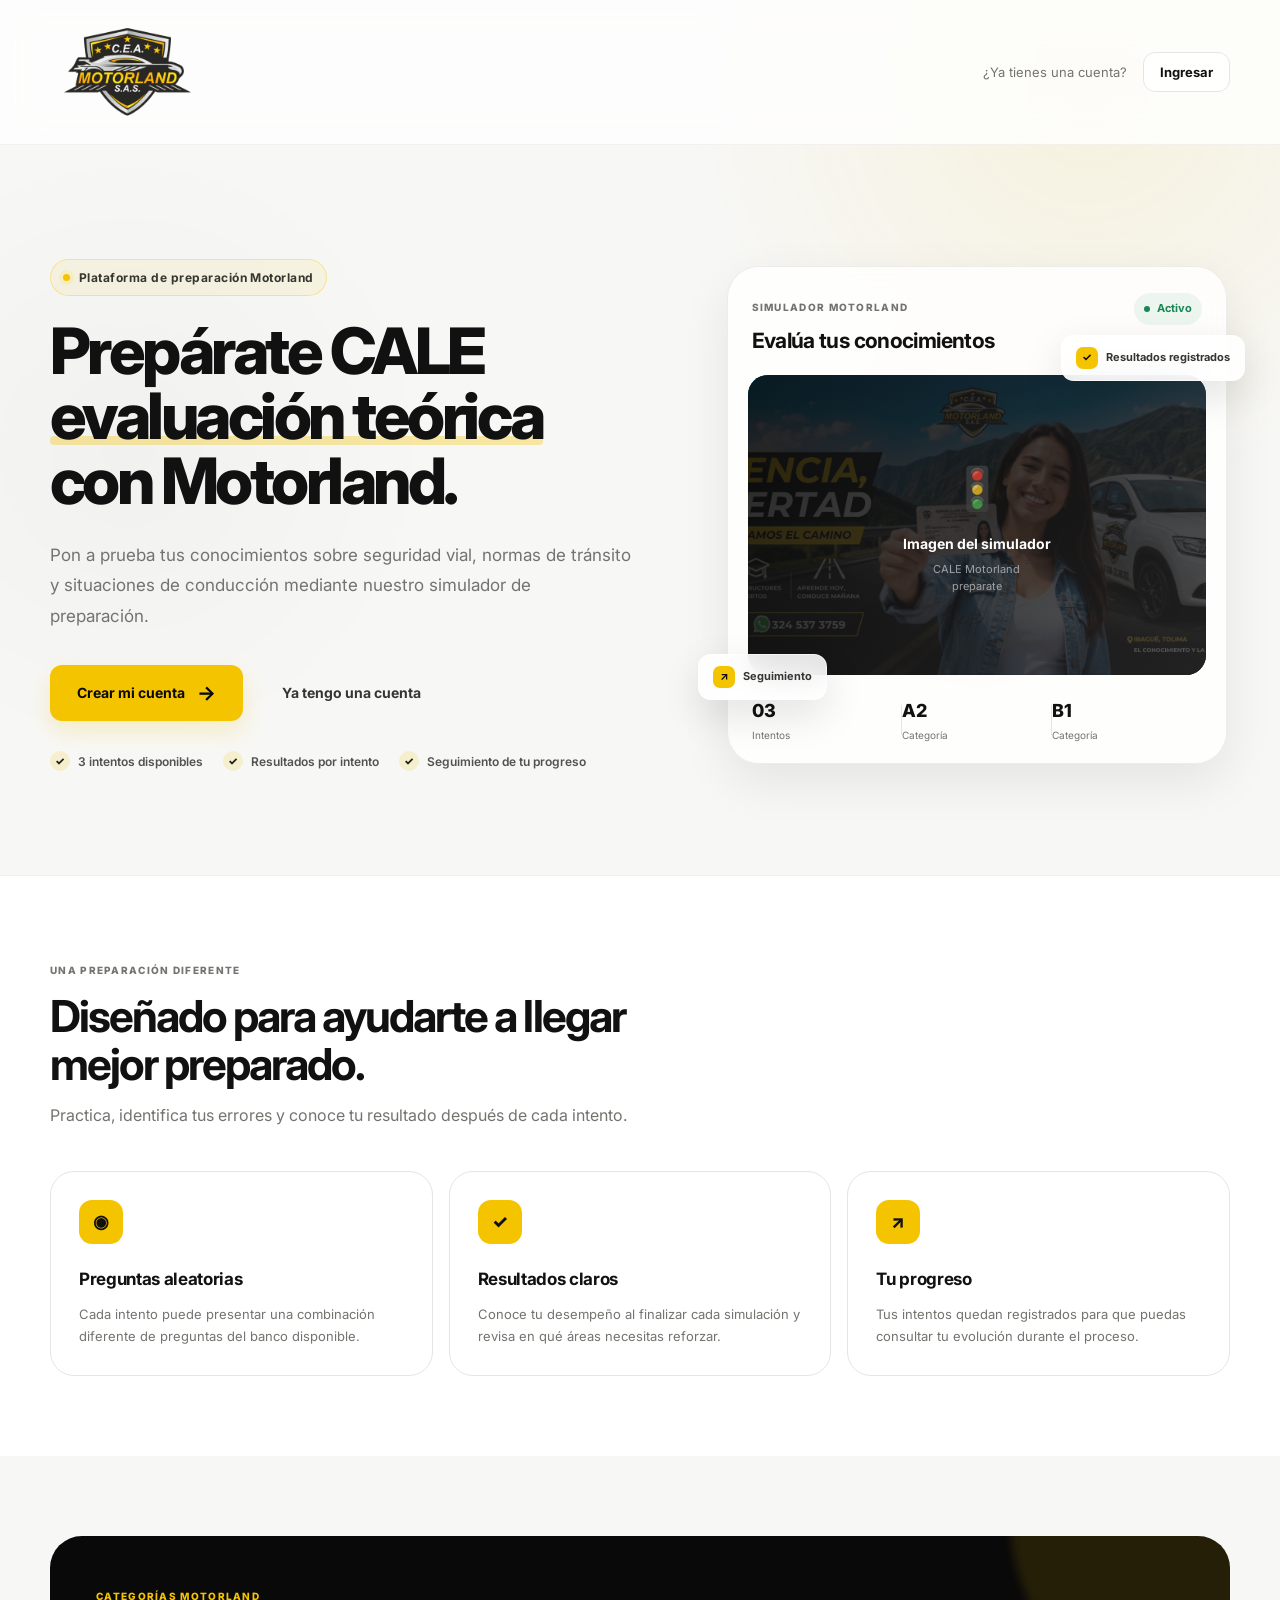
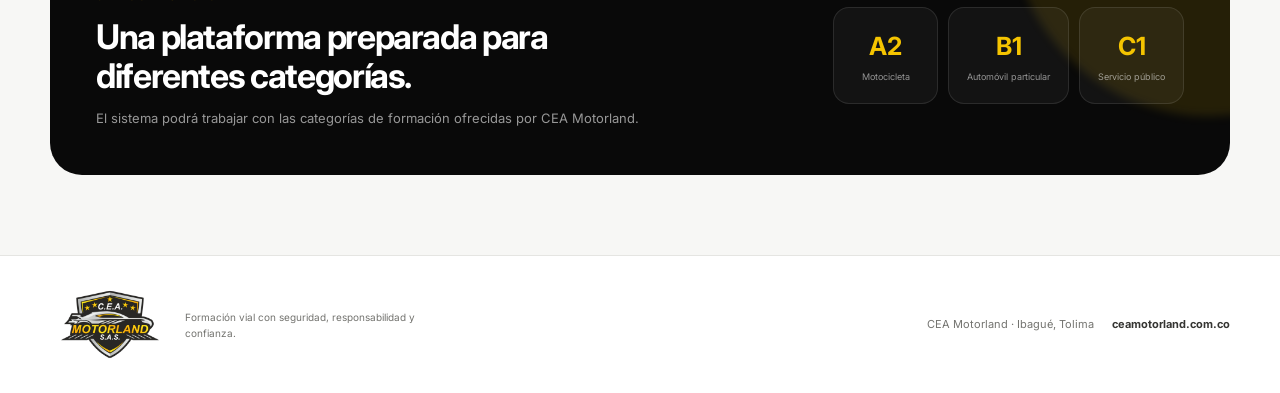
<file: frontend/index.html>
<!DOCTYPE html>
<html lang="es">
<head>
    <meta charset="UTF-8">
    <meta name="viewport" content="width=device-width, initial-scale=1.0">

    <title>Simulador CALE | CEA Motorland</title>

    <meta
        name="description"
        content="Simulador de preparación para evaluación teórica. CEA Motorland."
    >

    <link rel="preconnect" href="https://fonts.googleapis.com">
    <link rel="preconnect" href="https://fonts.gstatic.com" crossorigin>
    <link
        href="https://fonts.googleapis.com/css2?family=Inter:wght@400;500;600;700;800&display=swap"
        rel="stylesheet"
    >

    <link rel="stylesheet" href="css/style.css">
</head>

<body>

    <div class="page-background"></div>

    <header class="site-header">
        <div class="container header-inner">

            <a href="index.html" class="brand">
                <img
                    src="assets/logo.png"
                    alt="CEA Motorland"
                    class="brand-logo"
                >
            </a>

            <div class="header-actions">
                <span class="header-label">¿Ya tienes una cuenta?</span>

                <a href="login.html" class="btn btn-outline btn-small">
                    Ingresar
                </a>
            </div>

        </div>
    </header>

    <main>

        <section class="hero">

            <div class="container hero-grid">

                <div class="hero-content">

                    <div class="eyebrow">
                        <span class="status-dot"></span>
                        Plataforma de preparación Motorland
                    </div>

                    <h1>
                        Prepárate CALE
                        <span>evaluación teórica</span>
                        con Motorland.
                    </h1>

                    <p class="hero-description">
                        Pon a prueba tus conocimientos sobre seguridad vial,
                        normas de tránsito y situaciones de conducción mediante
                        nuestro simulador de preparación.
                    </p>

                    <div class="hero-actions">

                        <a href="registro.html" class="btn btn-primary btn-large">
                            Crear mi cuenta
                            <span class="btn-arrow">→</span>
                        </a>

                        <a href="login.html" class="btn btn-ghost btn-large">
                            Ya tengo una cuenta
                        </a>

                    </div>

                    <div class="hero-trust">

                        <div class="trust-item">
                            <span class="trust-icon">✓</span>
                            <span>3 intentos disponibles</span>
                        </div>

                        <div class="trust-item">
                            <span class="trust-icon">✓</span>
                            <span>Resultados por intento</span>
                        </div>

                        <div class="trust-item">
                            <span class="trust-icon">✓</span>
                            <span>Seguimiento de tu progreso</span>
                        </div>

                    </div>

                </div>


                <div class="hero-visual">

                    <div class="visual-glow"></div>

                    <div class="simulation-card">

                        <div class="simulation-top">

                            <div>
                                <span class="mini-label">
                                    SIMULADOR MOTORLAND
                                </span>

                                <h2>
                                    Evalúa tus conocimientos
                                </h2>
                            </div>

                            <div class="simulation-status">
                                <span></span>
                                Activo
                            </div>

                        </div>


                        <!--
                            IMAGEN PRINCIPAL DEL SIMULADOR

                            Coloca aquí una imagen en:
                            assets/images/hero-simulador.jpg

                            Puedes cambiar el nombre si quieres.
                        -->

                        <div class="simulation-image">

                            <img
                                src="assets/motorland.jpg"
                                alt="Simulador de conducción Motorland"
                                onerror="this.style.display='none'"
                            >

                            <div class="image-placeholder">
                                <div class="placeholder-icon">🚦</div>

                                <strong>
                                    Imagen del simulador
                                </strong>

                                <span>
                                    CALE Motorland
                                    <br>
                                    preparate
                                </span>
                            </div>

                        </div>


                        <div class="simulation-footer">

                            <div class="simulation-stat">
                                <span class="stat-number">03</span>
                                <span class="stat-label">Intentos</span>
                            </div>

                            <div class="simulation-divider"></div>

                            <div class="simulation-stat">
                                <span class="stat-number">A2</span>
                                <span class="stat-label">Categoría</span>
                            </div>

                            <div class="simulation-divider"></div>

                            <div class="simulation-stat">
                                <span class="stat-number">B1</span>
                                <span class="stat-label">Categoría</span>
                            </div>

                        </div>

                    </div>

                    <div class="floating-badge badge-one">
                        <span>✓</span>
                        Resultados registrados
                    </div>

                    <div class="floating-badge badge-two">
                        <span>↗</span>
                        Seguimiento
                    </div>

                </div>

            </div>

        </section>


        <section class="features">

            <div class="container">

                <div class="section-heading">

                    <span class="section-kicker">
                        UNA PREPARACIÓN DIFERENTE
                    </span>

                    <h2>
                        Diseñado para ayudarte
                        a llegar mejor preparado.
                    </h2>

                    <p>
                        Practica, identifica tus errores y conoce tu resultado
                        después de cada intento.
                    </p>

                </div>


                <div class="feature-grid">

                    <article class="feature-card">

                        <div class="feature-icon">
                            ◉
                        </div>

                        <h3>
                            Preguntas aleatorias
                        </h3>

                        <p>
                            Cada intento puede presentar una combinación
                            diferente de preguntas del banco disponible.
                        </p>

                    </article>


                    <article class="feature-card">

                        <div class="feature-icon">
                            ✓
                        </div>

                        <h3>
                            Resultados claros
                        </h3>

                        <p>
                            Conoce tu desempeño al finalizar cada simulación
                            y revisa en qué áreas necesitas reforzar.
                        </p>

                    </article>


                    <article class="feature-card">

                        <div class="feature-icon">
                            ↗
                        </div>

                        <h3>
                            Tu progreso
                        </h3>

                        <p>
                            Tus intentos quedan registrados para que puedas
                            consultar tu evolución durante el proceso.
                        </p>

                    </article>

                </div>

            </div>

        </section>


        <section class="categories">

            <div class="container category-panel">

                <div>

                    <span class="section-kicker">
                        CATEGORÍAS MOTORLAND
                    </span>

                    <h2>
                        Una plataforma preparada
                        para diferentes categorías.
                    </h2>

                    <p>
                        El sistema podrá trabajar con las categorías de
                        formación ofrecidas por CEA Motorland.
                    </p>

                </div>


                <div class="category-list">

                    <div class="category-item">
                        <strong>A2</strong>
                        <span>Motocicleta</span>
                    </div>

                    <div class="category-item">
                        <strong>B1</strong>
                        <span>Automóvil particular</span>
                    </div>

                    <div class="category-item">
                        <strong>C1</strong>
                        <span>Servicio público</span>
                    </div>

                </div>

            </div>

        </section>

    </main>


    <footer class="site-footer">

        <div class="container footer-inner">

            <div class="footer-brand">

                <img
                    src="assets/logo.png"
                    alt="CEA Motorland"
                >

                <p>
                    Formación vial con seguridad,
                    responsabilidad y confianza.
                </p>

            </div>

            <div class="footer-right">

                <span>
                    CEA Motorland · Ibagué, Tolima
                </span>

                <a
                    href="https://ceamotorland.com.co/"
                    target="_blank"
                    rel="noopener noreferrer"
                >
                    ceamotorland.com.co
                </a>

            </div>

        </div>

    </footer>


</body>
</html>
</file>
<file: frontend/css/style.css>
/* =========================================================
   MOTORLAND CALE
   Sistema visual
   ========================================================= */

:root {

    --motorland-dark: #111111;
    --motorland-black: #090909;

    --motorland-yellow: #f5c400;
    --motorland-yellow-light: #ffd83d;

    --white: #ffffff;
    --off-white: #f7f7f5;

    --gray-50: #fafafa;
    --gray-100: #f1f1ef;
    --gray-200: #e5e5e2;
    --gray-300: #d4d4d0;
    --gray-400: #a3a3a0;
    --gray-500: #73736f;
    --gray-600: #52524e;
    --gray-700: #353532;
    --gray-800: #20201e;

    --success: #198754;
    --danger: #c0392b;

    --radius-sm: 10px;
    --radius-md: 16px;
    --radius-lg: 24px;
    --radius-xl: 32px;

    --shadow-soft:
        0 10px 35px rgba(0, 0, 0, 0.06);

    --shadow-card:
        0 18px 50px rgba(0, 0, 0, 0.08);

    --container: 1180px;

    --transition:
        180ms ease;
}


/* =========================================================
   RESET
   ========================================================= */

* {
    margin: 0;
    padding: 0;
    box-sizing: border-box;
}

html {
    scroll-behavior: smooth;
}

body {
    font-family: "Inter", sans-serif;
    color: var(--motorland-dark);
    background: var(--off-white);
    line-height: 1.6;
    min-height: 100vh;
}

button,
input,
select {
    font: inherit;
}

button {
    cursor: pointer;
}

a {
    color: inherit;
    text-decoration: none;
}

img {
    max-width: 100%;
    display: block;
}


/* =========================================================
   UTILIDADES
   ========================================================= */

.container {
    width: min(
        calc(100% - 40px),
        var(--container)
    );

    margin-inline: auto;
}

.hidden {
    display: none !important;
}


/* =========================================================
   BACKGROUNDS
   ========================================================= */

.page-background {
    position: fixed;
    inset: 0;

    pointer-events: none;

    background:
        radial-gradient(
            circle at 85% 10%,
            rgba(245, 196, 0, 0.09),
            transparent 30%
        ),
        radial-gradient(
            circle at 10% 50%,
            rgba(0, 0, 0, 0.025),
            transparent 25%
        );

    z-index: -1;
}


/* =========================================================
   HEADER
   ========================================================= */

.site-header {
    position: relative;
    z-index: 10;

    padding: 22px 0;

    background: rgba(255, 255, 255, 0.78);

    border-bottom: 1px solid
        rgba(0, 0, 0, 0.05);

    backdrop-filter: blur(18px);
}

.header-inner {
    display: flex;
    align-items: center;
    justify-content: space-between;
}

.brand {
    display: inline-flex;
    align-items: center;
}

.brand-logo {
    width: 155px;
    height: auto;
}

.header-actions {
    display: flex;
    align-items: center;
    gap: 16px;
}

.header-label {
    font-size: 13px;
    color: var(--gray-500);
}


/* =========================================================
   BUTTONS
   ========================================================= */

.btn {
    border: 1px solid transparent;

    display: inline-flex;
    align-items: center;
    justify-content: center;

    gap: 12px;

    min-height: 46px;

    padding: 0 20px;

    border-radius: 12px;

    font-size: 14px;
    font-weight: 700;

    transition:
        transform var(--transition),
        box-shadow var(--transition),
        background var(--transition),
        border-color var(--transition);
}

.btn:hover {
    transform: translateY(-2px);
}

.btn-primary {
    background: var(--motorland-yellow);
    color: var(--motorland-black);

    box-shadow:
        0 10px 25px
        rgba(245, 196, 0, 0.20);
}

.btn-primary:hover {
    background: var(--motorland-yellow-light);

    box-shadow:
        0 14px 30px
        rgba(245, 196, 0, 0.28);
}

.btn-outline {
    background: rgba(255, 255, 255, 0.7);

    border-color: var(--gray-200);

    color: var(--motorland-dark);
}

.btn-outline:hover {
    border-color: var(--motorland-yellow);
}

.btn-ghost {
    background: transparent;
    color: var(--gray-700);
}

.btn-ghost:hover {
    background: var(--gray-100);
}

.btn-large {
    min-height: 56px;
    padding-inline: 26px;
}

.btn-small {
    min-height: 40px;
    padding-inline: 16px;

    font-size: 13px;
}

.btn-full {
    width: 100%;
}

.btn-arrow {
    font-size: 20px;
    line-height: 0;
}


/* =========================================================
   HERO
   ========================================================= */

.hero {
    padding:
        90px 0
        80px;
}

.hero-grid {
    display: grid;

    grid-template-columns:
        minmax(0, 0.92fr)
        minmax(460px, 0.8fr);

    gap: 90px;

    align-items: center;
}

.hero-content {
    max-width: 640px;
}

.eyebrow {
    display: inline-flex;
    align-items: center;
    gap: 9px;

    padding: 8px 12px;

    margin-bottom: 22px;

    border:
        1px solid
        rgba(245, 196, 0, 0.35);

    border-radius: 999px;

    background:
        rgba(245, 196, 0, 0.08);

    color: var(--gray-700);

    font-size: 12px;
    font-weight: 700;
    letter-spacing: 0.04em;
}

.status-dot {
    width: 7px;
    height: 7px;

    border-radius: 50%;

    background: var(--motorland-yellow);

    box-shadow:
        0 0 0 4px
        rgba(245, 196, 0, 0.13);
}

.hero h1 {
    font-size:
        clamp(44px, 5vw, 72px);

    line-height: 1.02;

    letter-spacing: -0.055em;

    font-weight: 800;

    max-width: 720px;
}

.hero h1 span {
    position: relative;
    display: inline-block;
}

.hero h1 span::after {
    content: "";

    position: absolute;

    left: 0;
    right: 0;
    bottom: 3px;

    height: 9px;

    background:
        rgba(245, 196, 0, 0.34);

    z-index: -1;

    border-radius: 4px;
}

.hero-description {
    margin-top: 26px;

    max-width: 590px;

    color: var(--gray-500);

    font-size: 17px;
    line-height: 1.8;
}

.hero-actions {
    display: flex;
    flex-wrap: wrap;

    gap: 12px;

    margin-top: 34px;
}

.hero-trust {
    display: flex;
    flex-wrap: wrap;

    gap: 20px;

    margin-top: 30px;
}

.trust-item {
    display: flex;
    align-items: center;

    gap: 8px;

    color: var(--gray-600);

    font-size: 12px;
    font-weight: 600;
}

.trust-icon {
    display: grid;
    place-items: center;

    width: 20px;
    height: 20px;

    border-radius: 50%;

    background:
        rgba(245, 196, 0, 0.16);

    color: var(--gray-800);

    font-size: 11px;
    font-weight: 800;
}


/* =========================================================
   HERO VISUAL
   ========================================================= */

.hero-visual {
    position: relative;
    min-height: 560px;

    display: grid;
    place-items: center;
}

.visual-glow {
    position: absolute;

    width: 430px;
    height: 430px;

    border-radius: 50%;

    background:
        radial-gradient(
            circle,
            rgba(245, 196, 0, 0.18),
            transparent 65%
        );

    filter: blur(10px);
}

.simulation-card {
    position: relative;

    width: min(100%, 500px);

    padding: 20px;

    background:
        rgba(255, 255, 255, 0.82);

    border:
        1px solid
        rgba(0, 0, 0, 0.07);

    border-radius: var(--radius-xl);

    box-shadow: var(--shadow-card);

    backdrop-filter: blur(18px);

    z-index: 2;
}

.simulation-top {
    display: flex;
    justify-content: space-between;
    align-items: flex-start;

    gap: 20px;

    padding: 6px 4px 18px;
}

.mini-label,
.card-kicker,
.section-kicker,
.form-kicker {
    color: var(--gray-500);

    font-size: 10px;
    font-weight: 800;

    letter-spacing: 0.13em;
}

.simulation-top h2 {
    margin-top: 5px;

    font-size: 21px;
    letter-spacing: -0.03em;
}

.simulation-status {
    display: inline-flex;
    align-items: center;
    gap: 7px;

    padding: 7px 10px;

    border-radius: 999px;

    background: rgba(25, 135, 84, 0.08);

    color: var(--success);

    font-size: 11px;
    font-weight: 700;
}

.simulation-status span {
    width: 6px;
    height: 6px;

    border-radius: 50%;

    background: var(--success);
}

.simulation-image {
    position: relative;

    height: 300px;

    overflow: hidden;

    border-radius: 20px;

    background:
        linear-gradient(
            135deg,
            #202020,
            #343434
        );
}

.simulation-image img {
    width: 100%;
    height: 100%;

    object-fit: cover;

    opacity: 0.92;
}

.image-placeholder {
    position: absolute;
    inset: 0;

    display: flex;
    flex-direction: column;

    align-items: center;
    justify-content: center;

    text-align: center;

    color: rgba(255, 255, 255, 0.75);

    background:
        linear-gradient(
            135deg,
            rgba(10, 10, 10, 0.88),
            rgba(40, 40, 40, 0.75)
        );
}

.placeholder-icon {
    font-size: 42px;

    margin-bottom: 12px;

    filter:
        drop-shadow(
            0 8px 15px
            rgba(0, 0, 0, 0.35)
        );
}

.image-placeholder strong {
    color: white;

    font-size: 14px;
}

.image-placeholder span {
    margin-top: 5px;

    color: rgba(255, 255, 255, 0.55);

    font-size: 11px;
    line-height: 1.6;
}

.simulation-footer {
    display: flex;
    align-items: center;

    margin-top: 17px;

    padding: 5px 4px 0;
}

.simulation-stat {
    display: flex;
    flex-direction: column;

    gap: 1px;

    flex: 1;
}

.stat-number {
    font-size: 18px;
    font-weight: 800;
}

.stat-label {
    color: var(--gray-500);

    font-size: 10px;
}

.simulation-divider {
    width: 1px;
    height: 30px;

    background: var(--gray-200);
}

.floating-badge {
    position: absolute;

    display: flex;
    align-items: center;
    gap: 8px;

    padding: 11px 14px;

    border:
        1px solid
        rgba(255, 255, 255, 0.65);

    border-radius: 13px;

    background:
        rgba(255, 255, 255, 0.88);

    box-shadow:
        0 15px 40px
        rgba(0, 0, 0, 0.11);

    backdrop-filter: blur(15px);

    color: var(--gray-700);

    font-size: 11px;
    font-weight: 700;

    z-index: 4;
}

.floating-badge span {
    display: grid;
    place-items: center;

    width: 22px;
    height: 22px;

    border-radius: 7px;

    background: var(--motorland-yellow);

    color: var(--motorland-black);
}

.badge-one {
    right: -15px;
    top: 100px;
}

.badge-two {
    left: -25px;
    bottom: 95px;
}


/* =========================================================
   SECTIONS
   ========================================================= */

.features {
    padding: 80px 0;
    background: white;

    border-top:
        1px solid
        var(--gray-100);
}

.section-heading {
    max-width: 650px;

    margin-bottom: 42px;
}

.section-heading h2 {
    margin-top: 10px;

    font-size:
        clamp(30px, 4vw, 44px);

    line-height: 1.1;

    letter-spacing: -0.045em;
}

.section-heading p {
    margin-top: 15px;

    color: var(--gray-500);
}

.section-heading.compact {
    margin-bottom: 20px;
}

.feature-grid {
    display: grid;

    grid-template-columns:
        repeat(3, 1fr);

    gap: 16px;
}

.feature-card {
    padding: 28px;

    border:
        1px solid
        var(--gray-200);

    border-radius: var(--radius-lg);

    background: white;

    transition:
        transform var(--transition),
        box-shadow var(--transition),
        border-color var(--transition);
}

.feature-card:hover {
    transform: translateY(-5px);

    border-color:
        rgba(245, 196, 0, 0.4);

    box-shadow: var(--shadow-soft);
}

.feature-icon {
    display: grid;
    place-items: center;

    width: 44px;
    height: 44px;

    margin-bottom: 22px;

    border-radius: 13px;

    background: var(--motorland-yellow);

    font-size: 18px;
    font-weight: 800;
}

.feature-card h3 {
    font-size: 17px;
    letter-spacing: -0.02em;
}

.feature-card p {
    margin-top: 10px;

    color: var(--gray-500);

    font-size: 13px;
    line-height: 1.7;
}


/* =========================================================
   CATEGORIES
   ========================================================= */

.categories {
    padding: 80px 0;
    background: var(--off-white);
}

.category-panel {
    display: grid;

    grid-template-columns:
        1fr
        auto;

    gap: 60px;

    align-items: center;

    padding: 46px;

    border-radius: var(--radius-xl);

    background:
        var(--motorland-black);

    color: white;

    overflow: hidden;

    position: relative;
}

.category-panel::before {
    content: "";

    position: absolute;

    width: 400px;
    height: 400px;

    right: -180px;
    top: -220px;

    border-radius: 50%;

    background:
        rgba(245, 196, 0, 0.12);

    filter: blur(5px);
}

.category-panel h2 {
    max-width: 580px;

    margin-top: 9px;

    font-size: 34px;

    line-height: 1.15;

    letter-spacing: -0.04em;
}

.category-panel p {
    max-width: 550px;

    margin-top: 13px;

    color: rgba(255, 255, 255, 0.58);

    font-size: 13px;
}

.category-panel .section-kicker {
    color: var(--motorland-yellow);
}

.category-list {
    display: flex;

    gap: 10px;

    position: relative;
    z-index: 2;
}

.category-item {
    min-width: 105px;

    padding: 18px;

    border:
        1px solid
        rgba(255, 255, 255, 0.1);

    border-radius: 16px;

    background:
        rgba(255, 255, 255, 0.045);

    text-align: center;
}

.category-item strong {
    display: block;

    color: var(--motorland-yellow);

    font-size: 25px;
}

.category-item span {
    display: block;

    margin-top: 4px;

    color: rgba(255, 255, 255, 0.55);

    font-size: 9px;
}


/* =========================================================
   FOOTER
   ========================================================= */

.site-footer {
    padding: 30px 0;

    border-top:
        1px solid
        var(--gray-200);

    background: white;
}

.footer-inner {
    display: flex;
    justify-content: space-between;
    align-items: center;

    gap: 20px;
}

.footer-brand {
    display: flex;
    align-items: center;
    gap: 15px;
}

.footer-brand img {
    width: 120px;
}

.footer-brand p {
    max-width: 230px;

    color: var(--gray-500);

    font-size: 10px;
}

.footer-right {
    display: flex;
    align-items: center;
    gap: 18px;

    color: var(--gray-500);

    font-size: 11px;
}

.footer-right a {
    color: var(--gray-700);
    font-weight: 700;
}


/* =========================================================
   AUTH
   ========================================================= */

.auth-page {
    background: var(--off-white);
}

.auth-background {
    position: fixed;
    inset: 0;

    pointer-events: none;

    background:
        radial-gradient(
            circle at 0% 0%,
            rgba(245, 196, 0, 0.15),
            transparent 35%
        );
}

.auth-layout {
    min-height: 100vh;

    display: grid;

    grid-template-columns:
        minmax(420px, 0.85fr)
        minmax(500px, 1.15fr);
}

.auth-side {
    position: relative;

    display: flex;
    flex-direction: column;

    padding: 48px;

    background:
        var(--motorland-black);

    color: white;

    overflow: hidden;
}

.auth-side::after {
    content: "";

    position: absolute;

    width: 550px;
    height: 550px;

    right: -250px;
    bottom: -250px;

    border-radius: 50%;

    background:
        radial-gradient(
            circle,
            rgba(245, 196, 0, 0.18),
            transparent 65%
        );
}

.auth-brand img {
    width: 175px;
    height: auto;
    display: block;
    object-fit: contain;
    filter: none;
}

.auth-side-content {
    position: relative;

    z-index: 2;

    max-width: 480px;

    margin: auto 0;
}

.auth-side-content .section-kicker {
    color: var(--motorland-yellow);
}

.auth-side-content h1 {
    margin-top: 12px;

    font-size:
        clamp(42px, 5vw, 64px);

    line-height: 1.02;

    letter-spacing: -0.055em;
}

.auth-side-content > p {
    max-width: 450px;

    margin-top: 20px;

    color:
        rgba(255, 255, 255, 0.58);

    font-size: 15px;
}

.auth-benefits {
    margin-top: 48px;

    display: grid;

    gap: 16px;
}

.auth-benefits div {
    display: flex;
    align-items: center;

    gap: 15px;
}

.auth-benefits span {
    display: grid;
    place-items: center;

    width: 38px;
    height: 38px;

    border:
        1px solid
        rgba(255, 255, 255, 0.12);

    border-radius: 11px;

    color: var(--motorland-yellow);

    font-size: 10px;
    font-weight: 800;
}

.auth-benefits p {
    color:
        rgba(255, 255, 255, 0.7);

    font-size: 12px;
}

.auth-form-section {
    display: flex;
    align-items: center;
    justify-content: center;

    padding: 60px 40px;

    background:
        rgba(255, 255, 255, 0.75);
}

.auth-form-container {
    width: min(100%, 540px);
}

.login-container {
    max-width: 450px;
}

.mobile-logo {
    display: none;
}

.form-heading {
    margin-bottom: 30px;
}

.form-heading h2 {
    margin-top: 7px;

    font-size: 36px;

    line-height: 1.1;

    letter-spacing: -0.04em;
}

.form-heading p {
    margin-top: 8px;

    color: var(--gray-500);

    font-size: 13px;
}

.auth-form {
    display: grid;

    gap: 18px;
}

.form-row {
    display: grid;

    grid-template-columns:
        repeat(2, 1fr);

    gap: 14px;
}

.form-group {
    display: flex;
    flex-direction: column;

    gap: 7px;
}

.form-group label {
    color: var(--gray-700);

    font-size: 11px;
    font-weight: 700;
}

.form-group input,
.form-group select {
    width: 100%;

    height: 48px;

    padding: 0 14px;

    border:
        1px solid
        var(--gray-200);

    border-radius: 11px;

    background: white;

    color: var(--gray-800);

    outline: none;

    transition:
        border-color var(--transition),
        box-shadow var(--transition);
}

.form-group input::placeholder {
    color: var(--gray-400);
}

.form-group input:focus,
.form-group select:focus {
    border-color:
        rgba(245, 196, 0, 0.9);

    box-shadow:
        0 0 0 4px
        rgba(245, 196, 0, 0.11);
}

.password-field {
    position: relative;
}

.password-field input {
    padding-right: 60px;
}

.password-toggle {
    position: absolute;

    right: 10px;
    top: 50%;

    transform: translateY(-50%);

    border: 0;

    background: transparent;

    color: var(--gray-500);

    font-size: 10px;
    font-weight: 800;
}

.label-with-link {
    display: flex;
    justify-content: space-between;
    align-items: center;
}

.small-link {
    color: var(--gray-500);

    font-size: 10px;
    font-weight: 600;
}

.small-link:hover {
    color: var(--motorland-dark);
}

.checkbox-field {
    display: flex;
    align-items: flex-start;

    gap: 9px;

    color: var(--gray-500);

    font-size: 10px;

    line-height: 1.55;
}

.checkbox-field input {
    margin-top: 2px;

    accent-color: var(--motorland-yellow);
}

.form-message {
    display: none;

    padding: 10px 12px;

    border-radius: 10px;

    font-size: 11px;
}

.form-message.show {
    display: block;
}

.form-message.error {
    background: rgba(192, 57, 43, 0.08);
    color: var(--danger);
}

.form-message.success {
    background: rgba(25, 135, 84, 0.08);
    color: var(--success);
}

.form-footer {
    display: flex;
    justify-content: center;

    gap: 6px;

    margin-top: 22px;

    color: var(--gray-500);

    font-size: 11px;
}

.form-footer a {
    color: var(--gray-800);
    font-weight: 800;
}

.form-separator {
    position: relative;

    display: flex;
    justify-content: center;

    margin: 25px 0;
}

.form-separator::before {
    content: "";

    position: absolute;

    left: 0;
    right: 0;
    top: 50%;

    height: 1px;

    background: var(--gray-200);
}

.form-separator span {
    position: relative;

    padding: 0 12px;

    background:
        rgba(255, 255, 255, 0.75);

    color: var(--gray-400);

    font-size: 10px;
}

.register-prompt {
    text-align: center;
}

.register-prompt p {
    margin-bottom: 12px;

    color: var(--gray-500);

    font-size: 11px;
}

.security-note {
    margin-top: 26px;
}

.login-highlight {
    display: flex;
    align-items: center;

    gap: 15px;

    margin-top: 50px;

    padding: 16px;

    width: fit-content;

    border:
        1px solid
        rgba(255, 255, 255, 0.1);

    border-radius: 16px;

    background:
        rgba(255, 255, 255, 0.04);
}

.highlight-number {
    font-size: 27px;
    font-weight: 800;

    color: var(--motorland-yellow);
}

.login-highlight strong,
.login-highlight span {
    display: block;
}

.login-highlight strong {
    font-size: 12px;
}

.login-highlight span {
    margin-top: 2px;

    color:
        rgba(255, 255, 255, 0.4);

    font-size: 10px;
}


/* =========================================================
   DASHBOARD
   ========================================================= */

.dashboard-page {
    background: var(--off-white);
}

.dashboard-header {
    position: relative;
    z-index: 10;

    background: white;

    border-bottom:
        1px solid
        var(--gray-200);
}

.dashboard-header-inner {
    display: flex;
    align-items: center;
    justify-content: space-between;

    min-height: 80px;
}

.user-menu {
    display: flex;
    align-items: center;

    gap: 11px;
}

.user-avatar {
    display: grid;
    place-items: center;

    width: 38px;
    height: 38px;

    border-radius: 50%;

    background: var(--motorland-yellow);

    font-size: 12px;
    font-weight: 800;
}

.user-info {
    display: flex;
    flex-direction: column;
}

.user-info strong {
    font-size: 11px;
}

.user-info span {
    color: var(--gray-500);

    font-size: 9px;
}

.logout-button {
    margin-left: 12px;

    border: 0;

    background: transparent;

    color: var(--gray-500);

    font-size: 10px;
    font-weight: 700;
}

.dashboard-main {
    padding: 55px 0 80px;
}

.dashboard-welcome {
    display: flex;
    align-items: flex-end;
    justify-content: space-between;

    gap: 30px;

    margin-bottom: 30px;
}

.dashboard-welcome h1 {
    margin-top: 7px;

    font-size: 40px;

    letter-spacing: -0.045em;
}

.dashboard-welcome p {
    margin-top: 7px;

    color: var(--gray-500);

    font-size: 13px;
}

.category-chip {
    display: flex;
    align-items: center;

    gap: 8px;

    padding: 10px 14px;

    border-radius: 999px;

    background: white;

    border:
        1px solid
        var(--gray-200);

    font-size: 10px;

    box-shadow:
        0 8px 25px
        rgba(0, 0, 0, 0.03);
}

.category-chip > span:first-child {
    width: 6px;
    height: 6px;

    border-radius: 50%;

    background: var(--motorland-yellow);
}

.category-chip strong {
    font-size: 11px;
}

.category-chip span:last-child {
    color: var(--gray-400);
}

.dashboard-grid {
    display: grid;

    grid-template-columns:
        1.5fr
        1fr;

    gap: 16px;
}

.main-action-card {
    position: relative;

    min-height: 315px;

    padding: 35px;

    border-radius: var(--radius-xl);

    overflow: hidden;

    background: var(--motorland-black);

    color: white;

    box-shadow: var(--shadow-card);
}

.action-card-content {
    position: relative;

    z-index: 3;

    max-width: 470px;
}

.action-card-content .card-kicker {
    color: var(--motorland-yellow);
}

.action-card-content h2 {
    margin-top: 9px;

    font-size: 34px;

    line-height: 1.08;

    letter-spacing: -0.045em;
}

.action-card-content p {
    max-width: 410px;

    margin-top: 13px;

    color:
        rgba(255, 255, 255, 0.55);

    font-size: 12px;
}

.action-card-content .btn {
    margin-top: 26px;
}

.action-card-visual {
    position: absolute;

    inset: 0;

    overflow: hidden;
}

.road-lines {
    position: absolute;

    width: 650px;
    height: 650px;

    right: -250px;
    bottom: -380px;

    border:
        2px solid
        rgba(255, 255, 255, 0.07);

    border-radius: 50%;

    box-shadow:
        0 0 0 40px
        rgba(255, 255, 255, 0.02),
        0 0 0 80px
        rgba(255, 255, 255, 0.02);
}

.traffic-light {
    position: absolute;

    right: 70px;
    top: 45px;

    width: 58px;

    padding: 10px 8px;

    border-radius: 16px;

    background:
        rgba(255, 255, 255, 0.06);

    border:
        1px solid
        rgba(255, 255, 255, 0.08);
}

.traffic-light span {
    display: block;

    width: 18px;
    height: 18px;

    margin: 5px auto;

    border-radius: 50%;

    background:
        rgba(255, 255, 255, 0.08);
}

.traffic-light span:first-child {
    background:
        rgba(245, 196, 0, 0.75);

    box-shadow:
        0 0 25px
        rgba(245, 196, 0, 0.35);
}

.attempts-card,
.stats-card {
    padding: 28px;

    border:
        1px solid
        var(--gray-200);

    border-radius: var(--radius-lg);

    background: white;
}

.card-header {
    display: flex;
    align-items: flex-start;
    justify-content: space-between;
}

.card-header h3 {
    margin-top: 4px;

    font-size: 18px;

    letter-spacing: -0.03em;
}

.attempts-number {
    font-size: 32px;

    font-weight: 800;

    letter-spacing: -0.05em;
}

.attempts-number small {
    color: var(--gray-400);

    font-size: 14px;
}

.attempt-progress {
    height: 8px;

    margin-top: 30px;

    overflow: hidden;

    border-radius: 99px;

    background: var(--gray-100);
}

.progress-bar {
    height: 100%;

    border-radius: inherit;

    background: var(--motorland-yellow);

    transition: width 300ms ease;
}

.attempts-card > p {
    margin-top: 13px;

    color: var(--gray-500);

    font-size: 11px;
}

.stats-card {
    grid-column: 2;
}

.stats-icon {
    display: grid;
    place-items: center;

    width: 32px;
    height: 32px;

    border-radius: 10px;

    background: var(--gray-100);

    font-size: 14px;
}

.stats-empty {
    min-height: 120px;

    display: flex;
    align-items: center;
    justify-content: center;
    flex-direction: column;

    text-align: center;

    color: var(--gray-400);
}

.empty-icon {
    font-size: 25px;
}

.stats-empty p {
    max-width: 200px;

    margin-top: 8px;

    font-size: 10px;
}

.stats-content {
    margin-top: 28px;
}

.score-main {
    display: flex;
    align-items: baseline;
    gap: 10px;
}

.score-main strong {
    font-size: 42px;

    letter-spacing: -0.06em;
}

.score-main span {
    color: var(--gray-500);

    font-size: 10px;
}

.score-meta {
    display: flex;

    gap: 40px;

    margin-top: 18px;
}

.score-meta div {
    display: flex;
    flex-direction: column;
}

.score-meta strong {
    font-size: 18px;
}

.score-meta span {
    color: var(--gray-400);

    font-size: 9px;
}

.dashboard-history {
    margin-top: 50px;
}

.history-table-wrapper {
    overflow-x: auto;

    border:
        1px solid
        var(--gray-200);

    border-radius: var(--radius-lg);

    background: white;
}

.history-table {
    width: 100%;

    border-collapse: collapse;

    min-width: 650px;
}

.history-table th {
    padding: 15px 18px;

    text-align: left;

    border-bottom:
        1px solid
        var(--gray-200);

    color: var(--gray-400);

    font-size: 9px;

    letter-spacing: 0.08em;
}

.history-table td {
    padding: 18px;

    border-bottom:
        1px solid
        var(--gray-100);

    color: var(--gray-600);

    font-size: 11px;
}

.history-table tbody tr:last-child td {
    border-bottom: 0;
}

.empty-row td {
    height: 130px;

    text-align: center;
}

.empty-row div {
    display: flex;
    flex-direction: column;

    gap: 5px;
}

.empty-row span {
    color: var(--gray-600);

    font-weight: 600;
}

.empty-row small {
    color: var(--gray-400);
}

.dashboard-footer {
    margin-top: 20px;
}


/* =========================================================
   EXAMEN
   ========================================================= */

.exam-page {
    min-height: 100vh;
    background:
        radial-gradient(
            circle at 15% 0%,
            rgba(245, 196, 0, 0.055),
            transparent 28%
        ),
        var(--off-white);
    color: var(--motorland-dark);
}

/* =========================================================
   HEADER DEL EXAMEN
   ========================================================= */

.exam-header {
    position: sticky;
    top: 0;
    z-index: 100;

    background: rgba(255, 255, 255, 0.96);

    border-bottom:
        1px solid
        var(--gray-200);

    backdrop-filter: blur(14px);
    -webkit-backdrop-filter: blur(14px);
}

.exam-header-inner {
    min-height: 82px;

    display: flex;
    align-items: center;
    justify-content: space-between;

    gap: 25px;
}

.exam-brand {
    display: flex;
    align-items: center;

    gap: 20px;

    min-width: 0;
}

.exam-brand img {
    width: 130px;
    max-height: 52px;

    object-fit: contain;
}

.exam-title {
    display: flex;
    flex-direction: column;

    padding-left: 20px;

    border-left:
        1px solid
        var(--gray-200);
}

.exam-title span {
    color: var(--gray-400);

    font-size: 8px;
    font-weight: 800;

    letter-spacing: 0.13em;
    text-transform: uppercase;
}

.exam-title strong {
    margin-top: 3px;

    color: var(--motorland-dark);

    font-size: 12px;
    font-weight: 800;
}

.exam-user {
    display: flex;
    align-items: center;

    gap: 10px;
}

.exam-user-avatar {
    display: grid;
    place-items: center;

    width: 34px;
    height: 34px;

    border-radius: 50%;

    background: var(--motorland-yellow);

    color: var(--motorland-black);

    font-size: 11px;
    font-weight: 900;
}

.exam-user-info {
    display: flex;
    flex-direction: column;

    line-height: 1.2;
}

.exam-user-info span {
    color: var(--gray-400);

    font-size: 8px;
    font-weight: 700;

    text-transform: uppercase;
    letter-spacing: 0.08em;
}

.exam-user-info strong {
    margin-top: 3px;

    color: var(--motorland-dark);

    font-size: 11px;
}

/* =========================================================
   PROGRESO
   ========================================================= */

.exam-progress-info {
    display: flex;
    align-items: baseline;

    gap: 5px;

    color: var(--gray-400);

    font-size: 10px;
}

.exam-progress-info strong {
    color: var(--motorland-dark);

    font-size: 20px;
    font-weight: 900;
}

.exam-progress-bar {
    height: 3px;

    background: var(--gray-100);

    overflow: hidden;
}

.exam-progress-fill {
    width: 0;
    height: 100%;

    background: var(--motorland-yellow);

    transition:
        width 300ms ease;
}

/* =========================================================
   CONTENIDO PRINCIPAL
   ========================================================= */

.exam-main {
    padding: 40px 0 70px;
}

.exam-container {
    width: min(
        calc(100% - 40px),
        930px
    );

    margin-inline: auto;
}

.exam-meta {
    display: flex;
    align-items: center;
    justify-content: space-between;

    gap: 20px;

    margin-bottom: 15px;
}

.exam-category {
    color: var(--gray-500);

    font-size: 10px;
    font-weight: 600;
}

.exam-category strong {
    color: var(--motorland-dark);

    margin-left: 3px;

    font-weight: 800;
}

/* =========================================================
   TEMPORIZADOR
   ========================================================= */

.exam-timer {
    display: flex;
    align-items: center;

    gap: 7px;

    padding: 8px 13px;

    border:
        1px solid
        var(--gray-200);

    border-radius: 999px;

    background: white;

    color: var(--motorland-dark);

    font-size: 10px;
    font-weight: 800;

    box-shadow:
        0 5px 18px
        rgba(0, 0, 0, 0.035);
}

.timer-icon {
    color: var(--motorland-yellow);

    font-size: 15px;
}

/* =========================================================
   TARJETA DE PREGUNTA
   ========================================================= */

.question-card {
    overflow: hidden;

    border:
        1px solid
        var(--gray-200);

    border-radius:
        var(--radius-xl);

    background: white;

    box-shadow:
        var(--shadow-soft);
}

.question-header {
    display: flex;
    align-items: center;
    justify-content: space-between;

    gap: 20px;

    padding: 22px 30px;

    border-bottom:
        1px solid
        var(--gray-100);
}

.question-label {
    color: var(--gray-400);

    font-size: 9px;
    font-weight: 800;

    letter-spacing: 0.1em;
    text-transform: uppercase;
}

.question-topic {
    padding: 6px 10px;

    border-radius: 999px;

    background: var(--gray-100);

    color: var(--gray-600);

    font-size: 9px;
    font-weight: 700;
}

/* =========================================================
   CONTENIDO
   ========================================================= */

.question-content {
    padding: 35px 35px 30px;
}

.question-content h1 {
    max-width: 790px;

    margin-bottom: 28px;

    color: var(--motorland-dark);

    font-size:
        clamp(24px, 3vw, 34px);

    line-height: 1.18;

    letter-spacing: -0.04em;
}

/* =========================================================
   IMAGEN DE LA PREGUNTA
   ========================================================= */

.question-image-container,
#questionImageWrapper {
    width: 100%;

    margin-bottom: 28px;

    overflow: hidden;

    border:
        1px solid
        var(--gray-200);

    border-radius: 18px;

    background:
        linear-gradient(
            135deg,
            var(--gray-50),
            var(--gray-100)
        );

    box-shadow:
        0 10px 35px
        rgba(0, 0, 0, 0.045);
}

.question-image-container:not(.active),
#questionImageWrapper.hidden {
    display: none;
}

.question-image-container img,
#questionImage {
    display: block;

    width: 100%;

    max-height: 390px;

    object-fit: contain;

    background: white;
}

/* =========================================================
   RESPUESTAS
   ========================================================= */

.answers-grid,
#questionOptions {
    display: grid;

    grid-template-columns:
        repeat(2, minmax(0, 1fr));

    gap: 10px;
}

.answer-option {
    position: relative;

    display: flex;
    align-items: flex-start;

    gap: 14px;

    width: 100%;
    min-height: 75px;

    padding: 15px;

    border:
        1px solid
        var(--gray-200);

    border-radius: 14px;

    background: white;

    color: var(--motorland-dark);

    text-align: left;

    cursor: pointer;

    transition:
        border-color var(--transition),
        background var(--transition),
        transform var(--transition),
        box-shadow var(--transition);
}

.answer-option:hover {
    transform: translateY(-2px);

    border-color:
        rgba(245, 196, 0, 0.7);

    background:
        rgba(245, 196, 0, 0.035);

    box-shadow:
        0 8px 24px
        rgba(0, 0, 0, 0.045);
}

.answer-option.selected {
    border-color:
        var(--motorland-yellow);

    background:
        rgba(245, 196, 0, 0.08);

    box-shadow:
        0 8px 24px
        rgba(245, 196, 0, 0.08);
}

.answer-option:focus-visible {
    outline:
        3px solid
        rgba(245, 196, 0, 0.25);

    outline-offset: 2px;
}

.answer-letter {
    display: grid;
    place-items: center;

    flex: 0 0 32px;

    width: 32px;
    height: 32px;

    border-radius: 9px;

    background: var(--gray-100);

    color: var(--gray-600);

    font-size: 10px;
    font-weight: 900;
}

.answer-option.selected .answer-letter {
    background: var(--motorland-yellow);

    color: var(--motorland-black);
}

.answer-text {
    padding-top: 4px;

    color: var(--gray-700);

    font-size: 12px;

    line-height: 1.55;
}

/* =========================================================
   FOOTER DE PREGUNTA
   ========================================================= */

.question-footer {
    display: flex;
    align-items: center;
    justify-content: space-between;

    gap: 20px;

    padding: 18px 30px;

    border-top:
        1px solid
        var(--gray-100);
}

.question-status {
    color: var(--gray-400);

    font-size: 9px;

    text-align: center;
}

/* =========================================================
   BOTONES DE NAVEGACIÓN
   ========================================================= */

.exam-navigation {
    display: flex;
    align-items: center;
    justify-content: space-between;

    gap: 12px;
}

.exam-navigation button,
#previousQuestionButton,
#nextQuestionButton,
#reviewFinishButton,
#finishExamButton {
    min-height: 42px;

    padding: 0 18px;

    border:
        1px solid
        var(--gray-200);

    border-radius: 10px;

    background: white;

    color: var(--motorland-dark);

    font-size: 10px;
    font-weight: 800;

    cursor: pointer;

    transition:
        background var(--transition),
        border-color var(--transition),
        transform var(--transition),
        opacity var(--transition);
}

.exam-navigation button:hover:not(:disabled),
#previousQuestionButton:hover:not(:disabled),
#nextQuestionButton:hover:not(:disabled),
#reviewFinishButton:hover:not(:disabled),
#finishExamButton:hover:not(:disabled) {
    transform: translateY(-1px);

    border-color:
        var(--motorland-yellow);
}

.exam-navigation button:disabled,
#previousQuestionButton:disabled,
#nextQuestionButton:disabled,
#reviewFinishButton:disabled,
#finishExamButton:disabled {
    opacity: 0.4;

    cursor: not-allowed;
}

#nextQuestionButton {
    background: var(--motorland-dark);

    border-color: var(--motorland-dark);

    color: white;
}

#reviewFinishButton {
    background: var(--motorland-yellow);
    border-color: var(--motorland-yellow);
    color: var(--motorland-black);
}

#finishExamButton {
    background: var(--motorland-yellow);

    border-color: var(--motorland-yellow);

    color: var(--motorland-black);
}

/* =========================================================
   INDICADORES DE PREGUNTAS
   ========================================================= */

.question-dots,
#questionDots {
    display: flex;
    flex-wrap: wrap;
    justify-content: center;

    gap: 6px;

    margin-top: 22px;
}

.question-dot {
    display: grid;
    place-items: center;

    width: 27px;
    height: 27px;

    padding: 0;

    border:
        1px solid
        var(--gray-200);

    border-radius: 8px;

    background: white;

    color: var(--gray-500);

    font-size: 8px;
    font-weight: 800;

    cursor: pointer;

    transition:
        background var(--transition),
        border-color var(--transition),
        color var(--transition),
        transform var(--transition);
}

.question-dot:hover {
    transform: translateY(-1px);

    border-color:
        var(--motorland-yellow);
}

.question-dot.active {
    border-color:
        var(--motorland-dark);

    background:
        var(--motorland-dark);

    color: white;
}

.question-dot.answered {
    border-color:
        rgba(245, 196, 0, 0.55);

    background:
        rgba(245, 196, 0, 0.12);

    color:
        var(--motorland-dark);
}

.question-dot.active.answered {
    border-color:
        var(--motorland-dark);

    background:
        var(--motorland-dark);

    color: white;
}

/* =========================================================
   SECCIÓN DE FINALIZACIÓN
   ========================================================= */

.exam-submit-section,
#examSubmitSection {
    margin-top: 22px;

    padding: 28px;

    border:
        1px solid
        var(--gray-200);

    border-radius:
        var(--radius-xl);

    background: white;

    text-align: center;

    box-shadow:
        var(--shadow-soft);
}

.exam-submit-section.hidden,
#examSubmitSection.hidden {
    display: none;
}

.exam-submit-section h2 {
    margin-bottom: 8px;

    color: var(--motorland-dark);

    font-size: 18px;
}

.exam-submit-section p {
    max-width: 560px;

    margin:
        0 auto 20px;

    color: var(--gray-500);

    font-size: 11px;

    line-height: 1.6;
}

/* =========================================================
   ADVERTENCIA
   ========================================================= */

.exam-warning {
    display: flex;
    align-items: center;

    gap: 10px;

    margin-top: 15px;

    color: var(--gray-400);

    font-size: 9px;
}

.exam-warning span {
    display: grid;
    place-items: center;

    flex: 0 0 20px;

    width: 20px;
    height: 20px;

    border-radius: 50%;

    background: var(--gray-200);

    font-weight: 800;
}

/* =========================================================
   RESPONSIVE
   ========================================================= */

@media (max-width: 760px) {

    .exam-header-inner {
        min-height: 70px;
    }

    .exam-brand {
        gap: 12px;
    }

    .exam-brand img {
        width: 95px;
    }

    .exam-title {
        display: none;
    }

    .exam-user-info {
        display: none;
    }

    .exam-main {
        padding:
            25px 0 45px;
    }

    .exam-container {
        width:
            min(
                calc(100% - 24px),
                930px
            );
    }

    .question-header {
        padding: 17px 18px;
    }

    .question-content {
        padding:
            25px 18px 22px;
    }

    .question-content h1 {
        font-size:
            clamp(21px, 7vw, 29px);

        margin-bottom: 22px;
    }

    .answers-grid,
    #questionOptions {
        grid-template-columns: 1fr;
    }

    .answer-option {
        min-height: 68px;
    }

    .question-footer {
        flex-direction: column;

        align-items: stretch;

        padding:
            16px 18px;
    }

    .exam-navigation {
        width: 100%;
    }

    .exam-navigation button,
    #previousQuestionButton,
    #nextQuestionButton,
    #reviewFinishButton,
    #finishExamButton {
        flex: 1;
    }

    .question-dots,
    #questionDots {
        gap: 5px;
    }

    .question-dot {
        width: 25px;
        height: 25px;
    }

    .exam-meta {
        align-items: flex-start;
    }

    .exam-timer {
        white-space: nowrap;
    }
}

@media (max-width: 430px) {

    .exam-progress-info {
        display: none;
    }

    .question-image-container img,
    #questionImage {
        max-height: 280px;
    }

    .exam-submit-section,
    #examSubmitSection {
        padding: 22px 18px;
    }
}

/* =========================================================
   EXPERIENCIA DE EVALUACIÓN CALE
   Ajustes específicos de la pantalla de examen.
   ========================================================= */

.exam-page {
    background: #f5f5f1;
    color: #18211e;
}

.exam-header {
    background: rgba(255, 255, 252, 0.97);
    border-bottom: 1px solid #dde1d9;
    box-shadow: 0 1px 0 rgba(24, 33, 30, 0.03);
}

.exam-header-inner {
    min-height: 74px;
    max-width: 1180px;
}

.exam-brand img {
    width: 98px;
    max-height: 46px;
}

.exam-header-center {
    display: flex;
    align-items: baseline;
    gap: 9px;
    color: #59625e;
    font-size: 13px;
}

.exam-header-kicker {
    color: #8b948e;
    font-size: 10px;
    font-weight: 800;
    letter-spacing: 0.08em;
    text-transform: uppercase;
}

.exam-header-center strong {
    color: #1e2e28;
    font-size: 13px;
}

.exam-header-actions {
    display: flex;
    align-items: center;
    gap: 15px;
}

.exam-timer {
    padding: 8px 12px;
    border: 1px solid #d9ddd5;
    border-radius: 6px;
    background: #fff;
    box-shadow: none;
    color: #20332b;
    font-variant-numeric: tabular-nums;
}

.timer-icon {
    color: #c49116;
}

.exam-user {
    gap: 8px;
    color: #4d5752;
    font-size: 12px;
    font-weight: 700;
}

.exam-user-initial {
    display: grid;
    place-items: center;
    width: 30px;
    height: 30px;
    border-radius: 50%;
    background: #e7eee8;
    color: #246b39;
    font-size: 11px;
    font-weight: 800;
}

.exam-header .logout-button {
    padding: 0;
    border: 0;
    background: transparent;
    color: #737c76;
    font-size: 11px;
    box-shadow: none;
}

.exam-main {
    padding: 34px 0 64px;
}

.exam-container {
    width: min(calc(100% - 40px), 860px);
}

.exam-topbar {
    display: flex;
    align-items: end;
    justify-content: space-between;
    gap: 28px;
    margin-bottom: 20px;
}

.exam-title {
    padding: 0;
    border: 0;
}

.exam-title .section-kicker {
    color: #78827c;
    font-size: 10px;
    letter-spacing: 0.1em;
}

.exam-title h1 {
    margin: 7px 0 6px;
    color: #1e2823;
    font-size: 30px;
    line-height: 1.08;
    letter-spacing: 0;
}

.exam-title p {
    margin: 0;
    color: #65706a;
    font-size: 13px;
}

.exam-status {
    display: flex;
    flex: 0 0 auto;
    border: 1px solid #dce1d9;
    border-radius: 7px;
    background: #fff;
}

.exam-stat {
    display: flex;
    flex-direction: column;
    min-width: 92px;
    padding: 12px 15px;
}

.exam-stat + .exam-stat {
    border-left: 1px solid #e7eae4;
}

.exam-stat > span {
    color: #88918b;
    font-size: 9px;
    font-weight: 800;
    letter-spacing: 0.08em;
    text-transform: uppercase;
}

.exam-stat strong {
    margin-top: 4px;
    color: #1e3028;
    font-size: 18px;
    line-height: 1;
}

.exam-stat small {
    color: #89918b;
    font-size: 11px;
}

.exam-progress-section {
    margin-bottom: 18px;
    padding: 12px 14px;
    border: 1px solid #e0e4dc;
    border-radius: 7px;
    background: #fff;
}

.exam-progress-info {
    justify-content: space-between;
    color: #69736d;
    font-size: 11px;
}

.exam-progress-info strong {
    color: #236b3b;
    font-size: 14px;
}

.exam-progress {
    height: 5px;
    margin-top: 9px;
    overflow: hidden;
    border-radius: 99px;
    background: #e8ece5;
}

.exam-progress-bar {
    height: 100%;
    border-radius: inherit;
    background: #2d8745;
    transition: width 220ms ease;
}

.question-card {
    border: 1px solid #dce1da;
    border-radius: 9px;
    background: #fff;
    box-shadow: 0 12px 32px rgba(30, 44, 36, 0.06);
}

.question-meta {
    margin: 0;
    padding: 16px 24px;
    border-bottom: 1px solid #e6eae4;
    background: #fbfcf9;
}

.question-category {
    display: inline-flex;
    padding: 5px 8px;
    border-radius: 4px;
    background: #edf3ed;
    color: #397146;
    font-size: 9px;
    font-weight: 800;
    letter-spacing: 0.07em;
    text-transform: uppercase;
}

.question-number {
    color: #7d8781;
    font-size: 10px;
    font-weight: 700;
}

.question-content {
    padding: 28px 28px 20px;
}

.question-content h2,
.question-content h1 {
    max-width: 740px;
    margin: 0;
    color: #1f2924;
    font-size: 24px;
    line-height: 1.34;
    letter-spacing: 0;
}

.question-options,
#questionOptions {
    grid-template-columns: 1fr;
    gap: 9px;
    padding: 0 28px 26px;
}

.answer-option {
    min-height: 68px;
    padding: 14px 16px;
    border: 1px solid #dce1d9;
    border-radius: 7px;
    background: #fff;
    box-shadow: none;
}

.answer-option:hover {
    transform: none;
    border-color: #9dbda2;
    background: #f7faf6;
    box-shadow: none;
}

.answer-option.selected {
    border-color: #2f8847;
    background: #eff8f0;
    box-shadow: inset 3px 0 0 #2f8847;
}

.answer-letter {
    flex-basis: 30px;
    width: 30px;
    height: 30px;
    border: 1px solid #d8ded7;
    border-radius: 50%;
    background: #fff;
    color: #5d6961;
    font-size: 10px;
}

.answer-option.selected .answer-letter {
    border-color: #2f8847;
    background: #2f8847;
    color: #fff;
}

.answer-text {
    padding-top: 5px;
    color: #3b4740;
    font-size: 13px;
    line-height: 1.45;
}

.question-footer {
    min-height: 52px;
    padding: 13px 28px;
    border-top: 1px solid #e7eae5;
    background: #fbfcf9;
}

.question-help,
.answer-message {
    color: #77827a;
    font-size: 10px;
}

.exam-navigation {
    display: grid;
    grid-template-columns: auto 1fr auto;
    gap: 12px;
    margin-top: 18px;
    padding: 15px;
    border: 1px solid #dde2da;
    border-radius: 8px;
    background: #fff;
}

.question-dots,
#questionDots {
    grid-column: 1 / -1;
    grid-row: 1;
    justify-content: start;
    gap: 5px;
    max-height: 64px;
    margin: 0;
    overflow-y: auto;
    padding-bottom: 3px;
}

#previousQuestionButton { grid-column: 1; grid-row: 2; }
#nextQuestionButton { grid-column: 3; grid-row: 2; }
#reviewFinishButton { grid-column: 2; grid-row: 2; justify-self: center; }

.exam-navigation button,
#previousQuestionButton,
#nextQuestionButton,
#reviewFinishButton,
#finishExamButton {
    min-height: 38px;
    border-radius: 6px;
    font-size: 11px;
}

#nextQuestionButton {
    border-color: #2e7d43;
    background: #2e7d43;
}

#reviewFinishButton,
#finishExamButton {
    border-color: #d49e21;
    background: #e8b12b;
}

.question-dot {
    width: 29px;
    height: 29px;
    border-radius: 5px;
    font-size: 9px;
}

.question-dot.active,
.question-dot.active.answered {
    border-color: #1f3028;
    background: #1f3028;
}

.question-dot.answered {
    border-color: #8dbb98;
    background: #e9f5eb;
    color: #28733c;
}

@media (max-width: 700px) {
    .exam-header-center,
    .exam-user > span:last-child,
    .exam-header .logout-button { display: none; }
    .exam-header-inner { min-height: 64px; }
    .exam-header-actions { gap: 9px; }
    .exam-main { padding-top: 22px; }
    .exam-container { width: min(calc(100% - 24px), 860px); }
    .exam-topbar { align-items: stretch; flex-direction: column; gap: 16px; }
    .exam-title h1 { font-size: 26px; }
    .exam-status { width: 100%; }
    .exam-stat { flex: 1; }
    .question-meta, .question-content, .question-options, #questionOptions, .question-footer { padding-left: 18px; padding-right: 18px; }
    .question-content h2, .question-content h1 { font-size: 20px; }
    .exam-navigation { grid-template-columns: 1fr 1fr; }
    #previousQuestionButton { grid-column: 1; grid-row: 2; }
    #nextQuestionButton { grid-column: 2; grid-row: 2; }
    #reviewFinishButton { display: none; }
}

/* =========================================================
   RESULTADOS
   ========================================================= */

.result-main {
    padding: 60px 0 80px;
}

.result-container {
    max-width: 850px;
}

.result-heading {
    margin-bottom: 25px;
}

.result-heading h1 {
    margin-top: 7px;

    font-size: 42px;

    letter-spacing: -0.05em;
}

.result-heading p {
    margin-top: 7px;

    color: var(--gray-500);

    font-size: 12px;
}

.result-card {
    padding: 35px;

    border:
        1px solid
        var(--gray-200);

    border-radius: var(--radius-xl);

    background: white;

    box-shadow: var(--shadow-card);
}

.result-status {
    display: flex;
    align-items: center;

    gap: 10px;

    color: var(--gray-400);

    font-size: 9px;
    font-weight: 800;

    letter-spacing: 0.1em;
}

.result-check {
    display: grid;
    place-items: center;

    width: 32px;
    height: 32px;

    border-radius: 10px;

    background:
        rgba(245, 196, 0, 0.15);

    color: var(--motorland-dark);

    font-size: 13px;
}

.result-score {
    padding: 45px 0;

    text-align: center;
}

.score-label {
    display: block;

    color: var(--gray-400);

    font-size: 9px;
    font-weight: 800;

    letter-spacing: 0.12em;
}

.result-score strong {
    display: block;

    margin-top: 5px;

    font-size:
        clamp(70px, 12vw, 110px);

    line-height: 0.95;

    letter-spacing: -0.08em;
}

.result-state {
    display: inline-block;

    margin-top: 12px;

    padding: 7px 12px;

    border-radius: 999px;

    background:
        rgba(245, 196, 0, 0.12);

    color: var(--gray-700);

    font-size: 10px;
    font-weight: 800;
}

.result-details {
    display: grid;

    grid-template-columns:
        repeat(4, 1fr);

    border-top:
        1px solid
        var(--gray-100);

    padding-top: 25px;
}

.result-detail {
    padding: 0 18px;

    border-right:
        1px solid
        var(--gray-100);
}

.result-detail:first-child {
    padding-left: 0;
}

.result-detail:last-child {
    border-right: 0;
}

.result-detail span,
.result-detail strong {
    display: block;
}

.result-detail span {
    color: var(--gray-400);

    font-size: 9px;
}

.result-detail strong {
    margin-top: 5px;

    color: var(--gray-800);

    font-size: 17px;
}

.result-feedback {
    margin-top: 25px;

    padding: 30px;

    border:
        1px solid
        var(--gray-200);

    border-radius: var(--radius-lg);

    background: white;
}

.feedback-header h2 {
    margin-top: 5px;

    font-size: 20px;

    letter-spacing: -0.03em;
}

.feedback-header p {
    margin: 8px 0 0;

    color: var(--gray-500);

    font-size: 12px;
    line-height: 1.55;
}

.score-bars {
    display: grid;

    gap: 24px;

    margin-top: 28px;
}

.score-bar-heading {
    display: flex;
    align-items: center;
    justify-content: space-between;

    margin-bottom: 8px;

    font-size: 11px;
}

.score-bar-heading strong {
    font-size: 11px;
}

.score-good {
    color: #25833b;
}

.score-warning {
    color: #b87800;
}

.score-needs-work {
    color: #c73b3b;
}

.score-bar {
    height: 9px;

    overflow: hidden;

    border-radius: 999px;

    background: var(--gray-100);
}

.score-bar div {
    height: 100%;

    border-radius: inherit;

    background: var(--motorland-yellow);
}

.score-bar div.score-good {
    background: #2f8a46;
}

.score-bar div.score-warning {
    background: #e7a116;
}

.score-bar div.score-needs-work {
    background: #d84b4b;
}

.result-actions {
    display: flex;
    justify-content: center;

    margin-top: 25px;
}

.review-section {
    margin-top: 42px;
}

.review-heading {
    margin-bottom: 20px;
}

.review-heading h2,
.motorland-cta h2 {
    margin: 6px 0 0;

    color: var(--motorland-dark);

    font-size: 25px;
    letter-spacing: -0.04em;
}

.review-heading p,
.motorland-cta p {
    margin: 9px 0 0;

    color: var(--gray-500);

    font-size: 13px;
    line-height: 1.6;
}

.review-list {
    display: grid;

    gap: 16px;
}

.review-card {
    padding: 24px;

    border: 1px solid var(--gray-200);
    border-radius: var(--radius-lg);

    background: white;

    box-shadow: var(--shadow-soft);
}

.review-card-header {
    display: flex;
    align-items: center;
    justify-content: space-between;

    gap: 14px;
    margin-bottom: 19px;
}

.review-card-header strong {
    color: var(--motorland-dark);

    font-size: 16px;
}

.review-incorrect {
    padding: 6px 9px;

    border-radius: 999px;

    background: #fff0f0;
    color: #c73b3b;

    font-size: 10px;
    font-weight: 800;
    letter-spacing: 0.05em;
    text-transform: uppercase;
}

.review-field {
    padding: 13px 0;

    border-top: 1px solid var(--gray-100);
}

.review-label {
    display: block;

    color: var(--gray-400);

    font-size: 9px;
    font-weight: 800;
    letter-spacing: 0.1em;
    text-transform: uppercase;
}

.review-field p {
    margin: 5px 0 0;

    color: var(--gray-700);

    font-size: 13px;
    line-height: 1.55;
}

.review-field.review-correct p {
    color: #25833b;

    font-weight: 700;
}

.review-field.review-tip {
    margin-top: 4px;
    padding: 14px;

    border: 0;
    border-radius: 10px;

    background: #fff9e8;
}

.review-field.review-tip p {
    color: #74580d;
}

.motorland-cta {
    margin-top: 36px;
    padding: 32px;

    border-radius: var(--radius-xl);

    background: var(--motorland-dark);
}

.motorland-cta .section-kicker {
    color: rgba(255, 255, 255, 0.57);
}

.motorland-cta h2 {
    max-width: 540px;

    color: white;
}

.motorland-cta p {
    max-width: 570px;

    color: rgba(255, 255, 255, 0.75);
}

.motorland-cta .btn {
    margin-top: 21px;
}


/* =========================================================
   RESPONSIVE
   ========================================================= */

@media (max-width: 1000px) {

    .hero-grid {
        grid-template-columns: 1fr;

        gap: 50px;
    }

    .hero-content {
        max-width: 760px;
    }

    .hero-visual {
        min-height: 500px;
    }

    .category-panel {
        grid-template-columns: 1fr;
        gap: 30px;
    }

    .category-list {
        justify-content: flex-start;
    }

    .auth-layout {
        grid-template-columns: 1fr;
    }

    .auth-side {
        display: none;
    }

    .auth-form-section {
        min-height: 100vh;
    }

    .mobile-logo {
        display: block;

        margin-bottom: 45px;
    }

    .mobile-logo img {
        width: 150px;
    }

    .dashboard-grid {
        grid-template-columns: 1fr;
    }

    .stats-card {
        grid-column: auto;
    }
}


@media (max-width: 700px) {

    .container {
        width: min(
            calc(100% - 28px),
            var(--container)
        );
    }

    .site-header {
        padding: 16px 0;
    }

    .brand-logo {
        width: 125px;
    }

    .header-label {
        display: none;
    }

    .hero {
        padding: 55px 0;
    }

    .hero h1 {
        font-size: 42px;
    }

    .hero-description {
        font-size: 14px;
    }

    .hero-actions {
        flex-direction: column;
    }

    .hero-actions .btn {
        width: 100%;
    }

    .hero-trust {
        flex-direction: column;

        gap: 10px;
    }

    .hero-visual {
        min-height: 420px;
    }

    .simulation-card {
        padding: 13px;
    }

    .simulation-image {
        height: 240px;
    }

    .floating-badge {
        display: none;
    }

    .feature-grid {
        grid-template-columns: 1fr;
    }

    .category-panel {
        padding: 28px;
    }

    .category-panel h2 {
        font-size: 28px;
    }

    .category-list {
        display: grid;

        grid-template-columns:
            repeat(3, 1fr);
    }

    .category-item {
        min-width: 0;
    }

    .footer-inner {
        flex-direction: column;

        align-items: flex-start;
    }

    .footer-right {
        flex-direction: column;

        align-items: flex-start;

        gap: 5px;
    }

    .auth-form-section {
        padding: 40px 20px;
    }

    .form-row {
        grid-template-columns: 1fr;
    }

    .form-heading h2 {
        font-size: 31px;
    }

    .dashboard-header-inner {
        min-height: 70px;
    }

    .user-info {
        display: none;
    }

    .logout-button {
        margin-left: 2px;
    }

    .dashboard-main {
        padding: 35px 0 60px;
    }

    .dashboard-welcome {
        align-items: flex-start;

        flex-direction: column;
    }

    .dashboard-welcome h1 {
        font-size: 34px;
    }

    .main-action-card {
        padding: 27px;

        min-height: 360px;
    }

    .action-card-content h2 {
        font-size: 29px;
    }

    .traffic-light {
        right: 35px;
        top: auto;
        bottom: 35px;
    }

    .exam-header-inner {
        min-height: 70px;
    }

    .exam-brand img {
        width: 100px;
    }

    .exam-title {
        display: none;
    }

    .question-header {
        padding: 17px 18px;
    }

    .question-content {
        padding: 25px 18px;
    }

    .question-content h1 {
        font-size: 24px;
    }

    .answers-grid {
        grid-template-columns: 1fr;
    }

    .question-footer {
        padding: 15px 18px;
    }

    .question-status {
        display: none;
    }

    .result-main {
        padding: 40px 0 60px;
    }

    .result-card {
        padding: 22px;
    }

    .result-details {
        grid-template-columns:
            repeat(2, 1fr);

        gap: 20px;
    }

    .result-detail {
        padding: 0;

        border-right: 0;
    }

    .result-feedback {
        padding: 22px;
    }
}


@media (max-width: 430px) {

    .category-list {
        grid-template-columns: 1fr;
    }

    .category-item {
        display: flex;
        align-items: center;
        justify-content: space-between;

        text-align: left;
    }

    .category-item strong {
        font-size: 20px;
    }

    .category-item span {
        margin: 0;
    }

    .simulation-footer {
        gap: 5px;
    }

    .stat-number {
        font-size: 15px;
    }

    .stat-label {
        font-size: 8px;
    }
}

/* =========================================================
   MODAL DE FINALIZACIÓN DEL EXAMEN
   ========================================================= */

.finish-modal,
#finishModal {
    position: fixed;
    inset: 0;

    z-index: 2000;

    display: flex;
    align-items: center;
    justify-content: center;

    padding: 20px;

    background:
        rgba(7, 10, 13, 0.68);

    backdrop-filter: blur(8px);
    -webkit-backdrop-filter: blur(8px);

    animation:
        examModalFade
        180ms ease;
}

.finish-modal.hidden,
#finishModal.hidden {
    display: none;
}

.finish-modal-content,
.finish-modal .modal-content {
    width: min(
        100%,
        460px
    );

    padding: 32px;

    border:
        1px solid
        var(--gray-200);

    border-radius:
        var(--radius-xl);

    background: white;

    box-shadow:
        0 30px 90px
        rgba(0, 0, 0, 0.25);

    animation:
        examModalScale
        220ms ease;
}

.finish-modal-icon {
    display: grid;
    place-items: center;

    width: 52px;
    height: 52px;

    margin-bottom: 18px;

    border-radius: 15px;

    background:
        rgba(245, 196, 0, 0.13);

    color:
        var(--motorland-dark);

    font-size: 21px;
}

.finish-modal h2 {
    margin-bottom: 9px;

    color:
        var(--motorland-dark);

    font-size: 22px;
    font-weight: 900;

    letter-spacing: -0.03em;
}

.finish-modal p {
    margin-bottom: 24px;

    color:
        var(--gray-500);

    font-size: 11px;

    line-height: 1.65;
}

.finish-modal-actions {
    display: flex;

    gap: 10px;
}

.finish-modal-actions button {
    flex: 1;

    min-height: 44px;

    border-radius: 10px;

    font-size: 10px;
    font-weight: 800;

    cursor: pointer;

    transition:
        transform var(--transition),
        opacity var(--transition);
}

.finish-modal-actions button:hover:not(:disabled) {
    transform: translateY(-1px);
}

#cancelFinishButton,
#closeFinishModal {
    border:
        1px solid
        var(--gray-200);

    background: white;

    color:
        var(--gray-600);
}

#confirmFinishButton {
    border:
        1px solid
        var(--motorland-yellow);

    background:
        var(--motorland-yellow);

    color:
        var(--motorland-black);
}

@keyframes examModalFade {

    from {
        opacity: 0;
    }

    to {
        opacity: 1;
    }

}

@keyframes examModalScale {

    from {
        opacity: 0;

        transform:
            translateY(10px)
            scale(0.97);
    }

    to {
        opacity: 1;

        transform:
            translateY(0)
            scale(1);
    }

}

@media (max-width: 520px) {

    .finish-modal-content,
    .finish-modal .modal-content {
        padding: 24px 20px;
    }

    .finish-modal-actions {
        flex-direction: column;
    }

}
</file>
